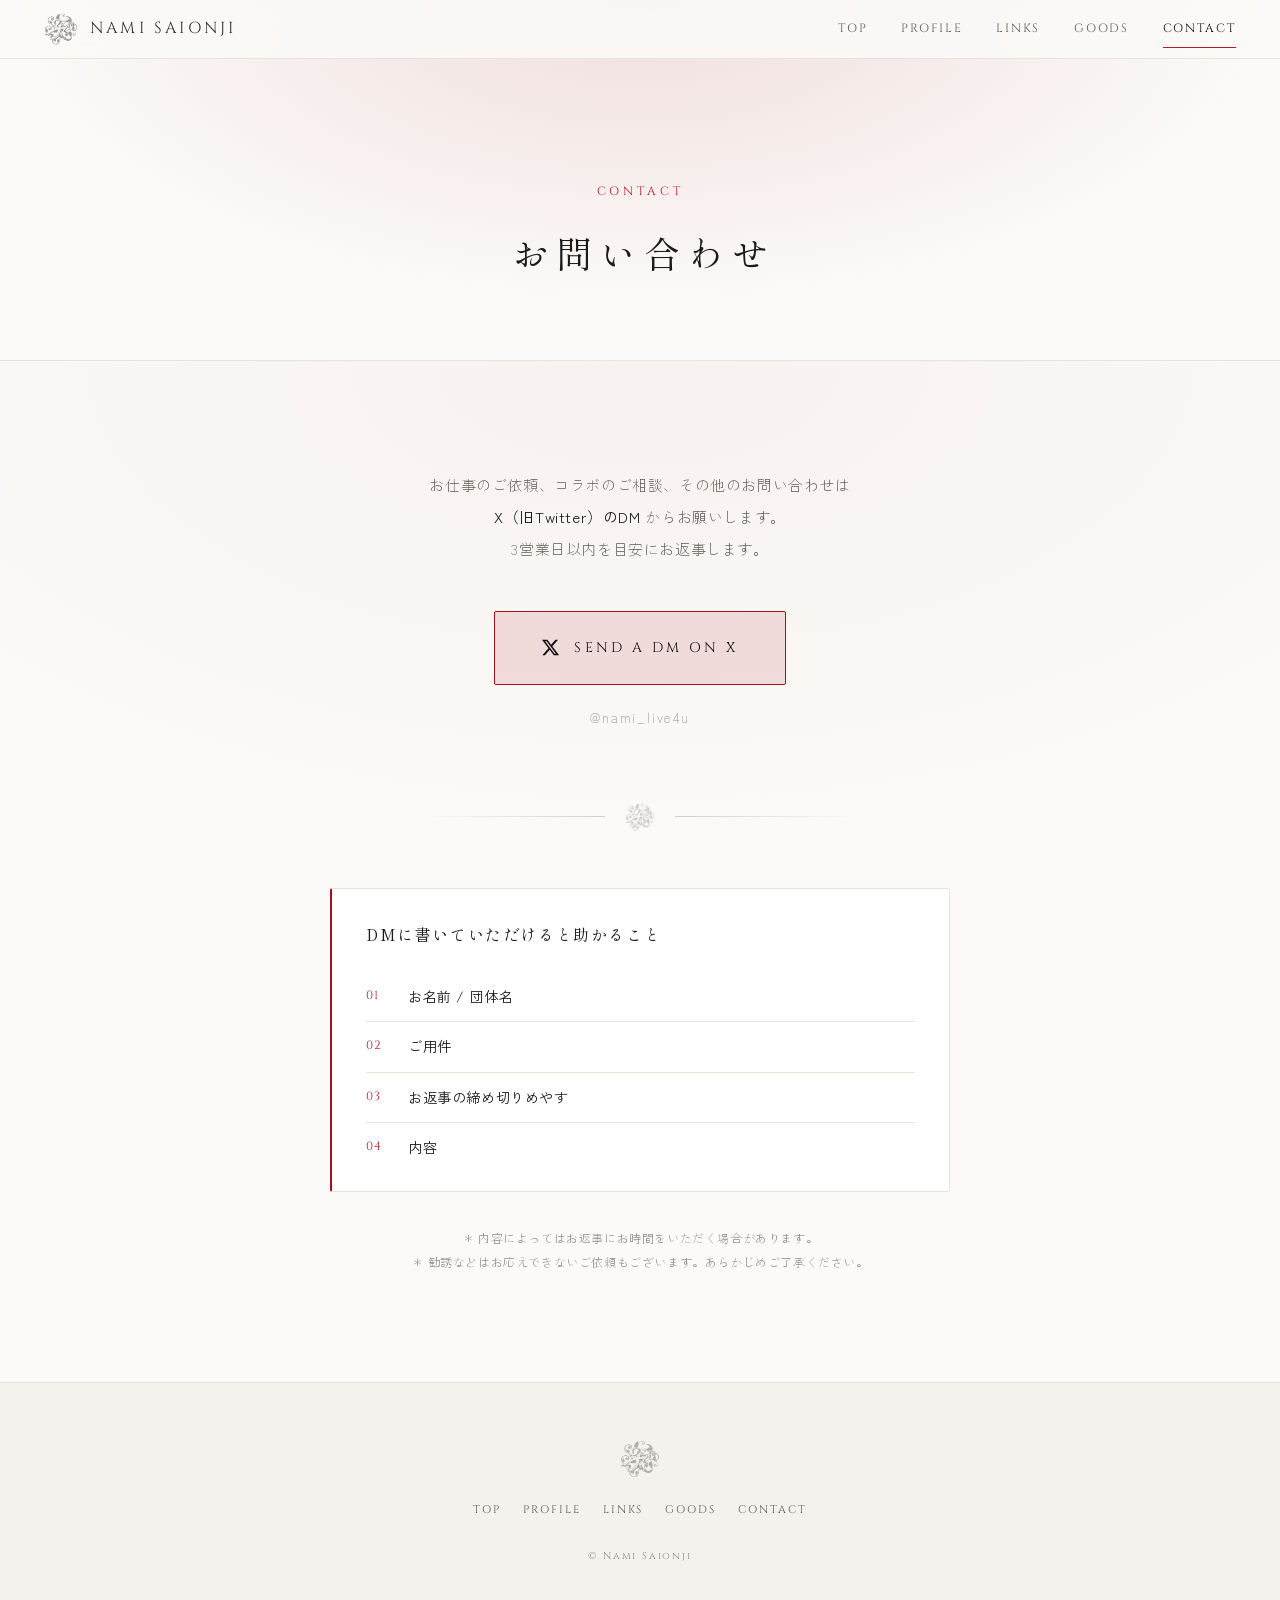
<file: contact.html>
<!DOCTYPE html>
<html lang="ja">
<head>
<meta charset="UTF-8">
<meta name="viewport" content="width=device-width,initial-scale=1">
<title>CONTACT｜西園寺ナミ</title>
<meta name="description" content="西園寺ナミへのお問い合わせ・お仕事のご依頼はXのDMから。">
<meta property="og:title" content="CONTACT｜西園寺ナミ">
<meta property="og:image" content="https://sweettimeeveryday.github.io/Nami-official-site/assets/img/ogp_1200x630.png">
<meta property="og:url" content="https://sweettimeeveryday.github.io/Nami-official-site/contact.html">
<meta property="og:site_name" content="西園寺ナミ｜OFFICIAL SITE">
<meta name="twitter:card" content="summary_large_image">
<link rel="canonical" href="https://sweettimeeveryday.github.io/Nami-official-site/contact.html">
<link rel="icon" href="assets/img/favicon.ico">
<link rel="apple-touch-icon" href="assets/img/favicon_180.png">
<link rel="preconnect" href="https://fonts.googleapis.com">
<link rel="preconnect" href="https://fonts.gstatic.com" crossorigin>
<link href="https://fonts.googleapis.com/css2?family=Cinzel:wght@400;500&family=Shippori+Mincho:wght@400;500&family=Zen+Kaku+Gothic+New:wght@300;400&display=swap" rel="stylesheet">
<link rel="stylesheet" href="assets/css/style.css">
<style>
  .dm{max-width:620px;margin:0 auto;text-align:center}
  .dm__btn{
    display:inline-flex;align-items:center;justify-content:center;gap:14px;
    padding:22px 46px;border:1px solid var(--crimson);border-radius:var(--r);
    background:rgba(163,18,28,.12);color:var(--silver-hi);
    font-family:var(--serif-en);font-size:14px;letter-spacing:.22em;text-transform:uppercase;
    transition:background .4s var(--ease),border-color .4s var(--ease),transform .4s var(--ease);
  }
  .dm__btn:hover{background:var(--crimson);border-color:var(--crimson);transform:translateY(-2px)}
  .dm__btn svg{width:19px;height:19px;fill:currentColor;flex:0 0 auto}
  .dm__id{margin:20px 0 0;font-family:var(--sans-jp);font-size:13px;
    letter-spacing:.14em;color:var(--text-3)}

  .ask{max-width:620px;margin:0 auto;background:var(--surface);
    border:1px solid var(--line);border-left:2px solid var(--crimson);
    border-radius:var(--r);padding:30px 34px}
  .ask__t{margin:0 0 6px;font-family:var(--serif-jp);font-size:16px;letter-spacing:.1em;color:var(--text)}
  .ask__s{margin:0 0 22px;font-size:12px;color:var(--text-3);letter-spacing:.06em}
  .ask ol{margin:0;padding:0;counter-reset:a;list-style:none}
  .ask li{counter-increment:a;position:relative;padding:11px 0 11px 42px;
    border-bottom:1px solid var(--line);font-size:14px;color:var(--text-2)}
  .ask li:last-child{border-bottom:0;padding-bottom:0}
  .ask li::before{
    content:counter(a,decimal-leading-zero);position:absolute;left:0;top:12px;
    font-family:var(--serif-en);font-size:12px;letter-spacing:.1em;color:var(--crimson-hi)}
  .ask li b{color:var(--text);font-weight:400}
</style>
</head>
<body>

<header class="hd is-stuck">
  <a class="hd__logo" href="index.html">
    <img src="assets/img/logo_mark_transparent_256.png" alt="西園寺ナミ">
    <span>Nami Saionji</span>
  </a>
  <nav class="nav">
    <a href="index.html">Top</a><a href="profile.html">Profile</a><a href="links.html">Links</a>
    <a href="goods.html">Goods</a><a href="contact.html">Contact</a>
  </nav>
  <button class="burger" type="button" aria-label="メニュー" aria-expanded="false"><i></i><i></i><i></i></button>
</header>

<main>
  <div class="phead">
    <p class="phead__en">Contact</p>
    <h1 class="phead__jp">お問い合わせ</h1>
  </div>

  <section class="sec">
    <div class="wrap">
      <div class="rv">
        <p class="lead" style="max-width:620px;margin:0 auto 46px;text-align:center">
          お仕事のご依頼、コラボのご相談、その他のお問い合わせは<br>
          <strong>X（旧Twitter）のDM</strong> からお願いします。<br>
          3営業日以内を目安にお返事します。
        </p>
      </div>

      <div class="dm rv" data-d="1">
        <!-- プロフィールに飛ばして、そこのDMボタンを押してもらう形。
             自分の数値IDが分かれば https://x.com/messages/compose?recipient_id=数値ID で
             DM画面を直接開けます（詳細は 01_設計/原稿.md のメモ参照）。 -->
        <a class="dm__btn" href="https://x.com/nami_live4u" target="_blank" rel="noopener">
          <svg viewBox="0 0 24 24" aria-hidden="true"><path d="M18.244 2.25h3.308l-7.227 8.26 8.502 11.24H16.17l-5.214-6.817L4.99 21.75H1.68l7.73-8.835L1.254 2.25H8.08l4.713 6.231zm-1.161 17.52h1.833L7.084 4.126H5.117z"/></svg>
          Send a DM on X
        </a>
        <p class="dm__id">@nami_live4u</p>
      </div>

      <div class="orn rv" data-d="2" style="margin:64px 0 48px">
        <img src="assets/img/logo_mark_transparent_256.png" alt="">
      </div>

      <div class="ask rv" data-d="3">
        <p class="ask__t">DMに書いていただけると助かること</p>
        <p class="ask__s"></p>
        <ol>
          <li><b>お名前 / 団体名</b></li>
          <li><b>ご用件</b></li>
          <li><b>お返事の締め切りめやす</b></li>
          <li><b>内容</b></li>
        </ol>
      </div>

      <div class="rv" data-d="3" style="max-width:620px;margin:34px auto 0">
        <p style="font-size:12px;color:var(--text-3);line-height:2;text-align:center;margin:0">
          ＊ 内容によってはお返事にお時間をいただく場合があります。<br>
          ＊ 勧誘などはお応えできないご依頼もございます。あらかじめご了承ください。
        </p>
      </div>
    </div>
  </section>
</main>

<footer class="ft">
  <div class="wrap">
    <img class="ft__mark" src="assets/img/logo_mark_transparent_256.png" alt="">
    <nav class="ft__nav">
      <a href="index.html">Top</a><a href="profile.html">Profile</a><a href="links.html">Links</a>
      <a href="goods.html">Goods</a><a href="contact.html">Contact</a>
    </nav>
    <p class="ft__cr">&copy; Nami Saionji</p>
  </div>
</footer>

<script src="assets/js/main.js"></script>
</body>
</html>
</file>
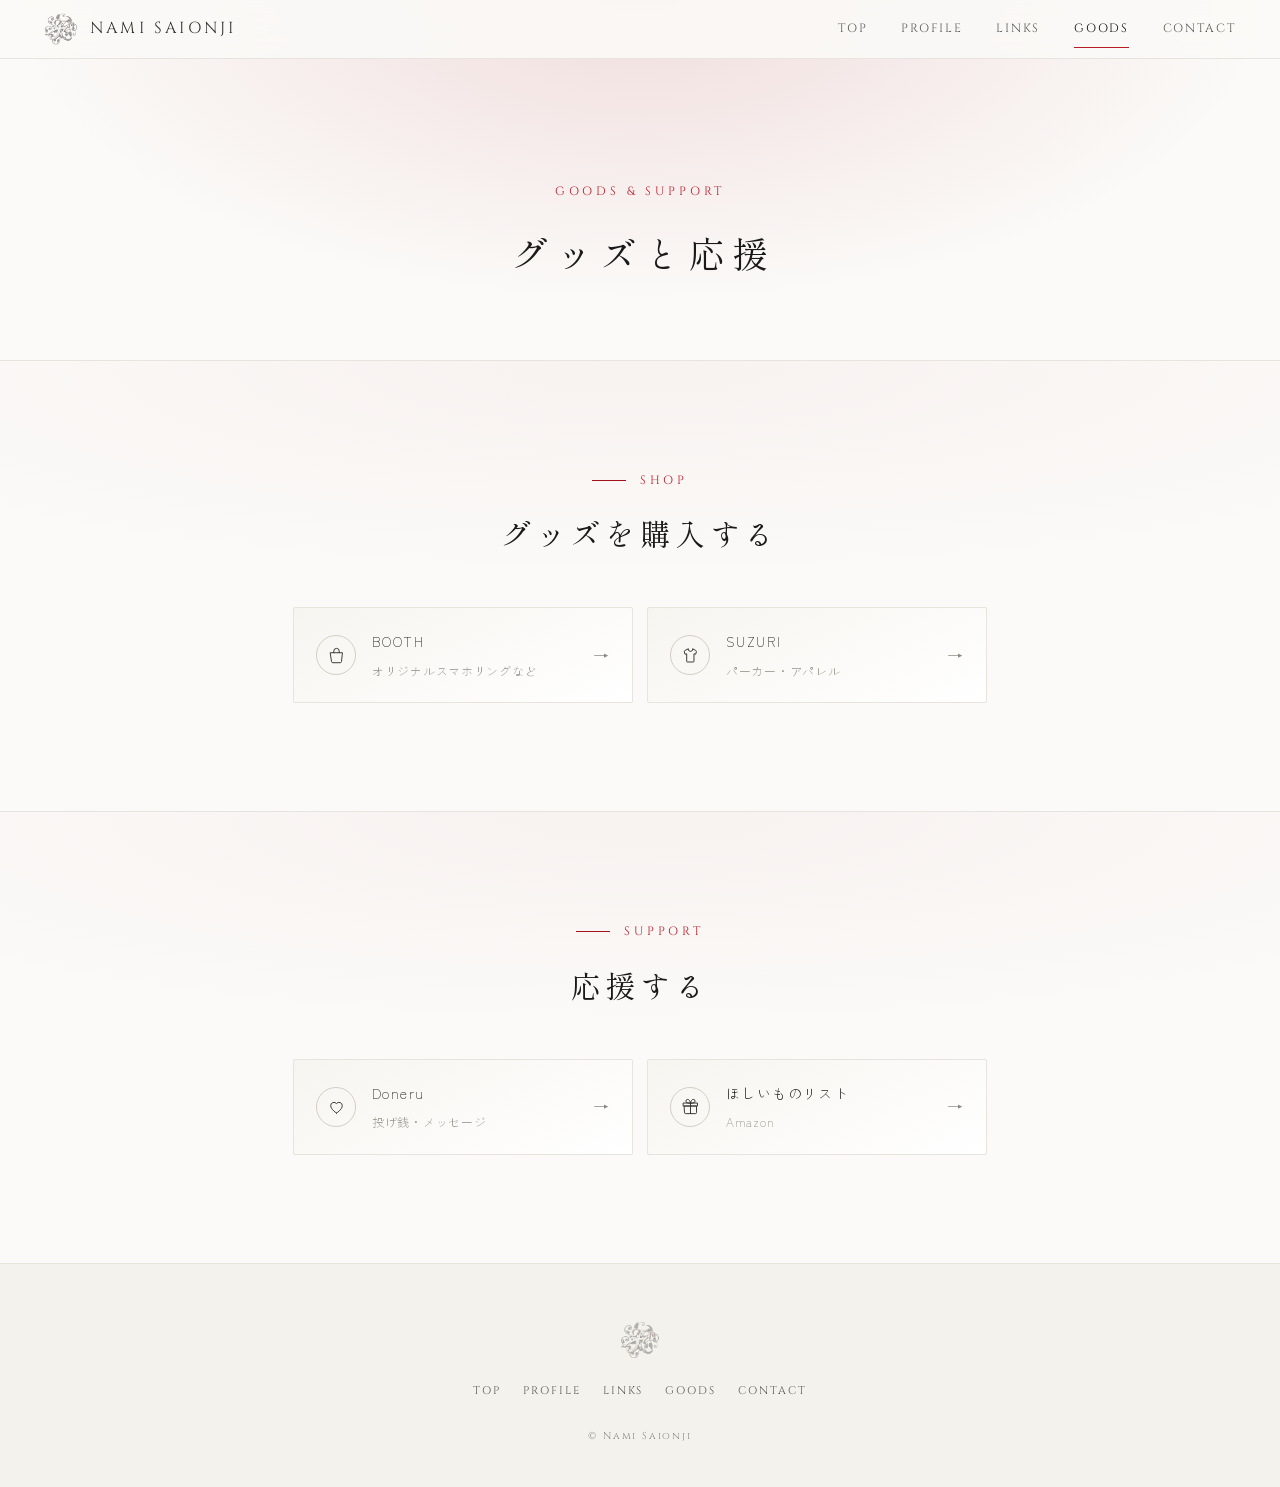
<file: goods.html>
<!DOCTYPE html>
<html lang="ja">
<head>
<meta charset="UTF-8">
<meta name="viewport" content="width=device-width,initial-scale=1">
<title>GOODS｜西園寺ナミ</title>
<meta name="description" content="西園寺ナミのグッズと応援の方法。">
<meta property="og:title" content="GOODS｜西園寺ナミ">
<meta property="og:image" content="https://sweettimeeveryday.github.io/Nami-official-site/assets/img/ogp_1200x630.png">
<meta property="og:url" content="https://sweettimeeveryday.github.io/Nami-official-site/goods.html">
<meta property="og:site_name" content="西園寺ナミ｜OFFICIAL SITE">
<meta name="twitter:card" content="summary_large_image">
<link rel="canonical" href="https://sweettimeeveryday.github.io/Nami-official-site/goods.html">
<link rel="icon" href="assets/img/favicon.ico">
<link rel="apple-touch-icon" href="assets/img/favicon_180.png">
<link rel="preconnect" href="https://fonts.googleapis.com">
<link rel="preconnect" href="https://fonts.gstatic.com" crossorigin>
<link href="https://fonts.googleapis.com/css2?family=Cinzel:wght@400;500&family=Shippori+Mincho:wght@400;500&family=Zen+Kaku+Gothic+New:wght@300;400&display=swap" rel="stylesheet">
<link rel="stylesheet" href="assets/css/style.css">
</head>
<body>

<header class="hd is-stuck">
  <a class="hd__logo" href="index.html">
    <img src="assets/img/logo_mark_transparent_256.png" alt="西園寺ナミ">
    <span>Nami Saionji</span>
  </a>
  <nav class="nav">
    <a href="index.html">Top</a><a href="profile.html">Profile</a><a href="links.html">Links</a>
    <a href="goods.html">Goods</a><a href="contact.html">Contact</a>
  </nav>
  <button class="burger" type="button" aria-label="メニュー" aria-expanded="false"><i></i><i></i><i></i></button>
</header>

<main>
  <div class="phead">
    <p class="phead__en">Goods &amp; Support</p>
    <h1 class="phead__jp">グッズと応援</h1>
  </div>

  <section class="sec">
    <div class="wrap">
      <div class="shead shead--c rv"><p class="shead__en">Shop</p><h2 class="shead__jp">グッズを購入する</h2></div>
      <div class="cards rv" data-d="1">
        <a class="card" href="https://namilive4u.booth.pm/" target="_blank" rel="noopener">
          <span class="card__ic"><svg viewBox="0 0 24 24" aria-hidden="true"><path d="M4.5 8.5h15l-1.2 11.2a1.6 1.6 0 0 1-1.6 1.4H7.3a1.6 1.6 0 0 1-1.6-1.4z"/><path d="M8.6 8.5V6.4a3.4 3.4 0 0 1 6.8 0v2.1"/></svg></span>
          <span class="card__b"><p class="card__t">BOOTH</p><p class="card__d">オリジナルスマホリングなど</p></span><span class="card__ar">→</span></a>
        <a class="card" href="https://suzuri.jp/search?q=%E8%A5%BF%E5%9C%92%E5%AF%BA%E3%83%8A%E3%83%9F" target="_blank" rel="noopener">
          <span class="card__ic"><svg viewBox="0 0 24 24" aria-hidden="true"><path d="M9 3.8 5 5.6a1.4 1.4 0 0 0-.8 1.6l.8 3.2 2.2-.5v9.5a.8.8 0 0 0 .8.8h7.6a.8.8 0 0 0 .8-.8v-9.5l2.2.5.8-3.2a1.4 1.4 0 0 0-.8-1.6L15 3.8"/><path d="M9 3.8a3 3 0 0 0 6 0"/></svg></span>
          <span class="card__b"><p class="card__t">SUZURI</p><p class="card__d">パーカー・アパレル</p></span><span class="card__ar">→</span></a>
      </div>
      <!-- ▼追記候補: グッズの写真を並べるならここ。STUDIO なら CMS モデル「GOODS」を作って
           画像・商品名・価格・購入リンク の4項目で回すのが楽です（無料プランは CMS 3モデルまで） -->
    </div>
  </section>

  <section class="sec sec--line">
    <div class="wrap">
      <div class="shead shead--c rv"><p class="shead__en">Support</p><h2 class="shead__jp">応援する</h2></div>
      <div class="rv" data-d="1">
        <p class="lead" style="margin-bottom:28px">
         <!--ここに説明文をいれることもできる-->
        </p>
      </div>
      <div class="cards rv" data-d="2">
        <a class="card" href="https://doneru.jp/nami1211" target="_blank" rel="noopener">
          <span class="card__ic"><svg viewBox="0 0 24 24" aria-hidden="true"><path d="M12 20.3s-7.3-4.4-7.3-9.4a4.1 4.1 0 0 1 7.3-2.6 4.1 4.1 0 0 1 7.3 2.6c0 5-7.3 9.4-7.3 9.4z"/></svg></span>
          <span class="card__b"><p class="card__t">Doneru</p><p class="card__d">投げ銭・メッセージ</p></span><span class="card__ar">→</span></a>
        <a class="card" href="https://www.amazon.jp/hz/wishlist/ls/12YGNVKZS6EKD" target="_blank" rel="noopener">
          <span class="card__ic"><svg viewBox="0 0 24 24" aria-hidden="true"><path d="M4.4 11.4h15.2v8.2a1.4 1.4 0 0 1-1.4 1.4H5.8a1.4 1.4 0 0 1-1.4-1.4z"/><path d="M3.2 7.6h17.6v3.8H3.2z"/><path d="M12 7.6v13.4"/><path d="M12 7.6C11.2 4.6 10 3 8.5 3a2.3 2.3 0 0 0 0 4.6z"/><path d="M12 7.6C12.8 4.6 14 3 15.5 3a2.3 2.3 0 0 1 0 4.6z"/></svg></span>
          <span class="card__b"><p class="card__t">ほしいものリスト</p><p class="card__d">Amazon</p></span><span class="card__ar">→</span></a>
      </div>
    </div>
  </section>
</main>

<footer class="ft">
  <div class="wrap">
    <img class="ft__mark" src="assets/img/logo_mark_transparent_256.png" alt="">
    <nav class="ft__nav">
      <a href="index.html">Top</a><a href="profile.html">Profile</a><a href="links.html">Links</a>
      <a href="goods.html">Goods</a><a href="contact.html">Contact</a>
    </nav>
    <p class="ft__cr">&copy; Nami Saionji</p>
  </div>
</footer>

<script src="assets/js/main.js"></script>
</body>
</html>
</file>
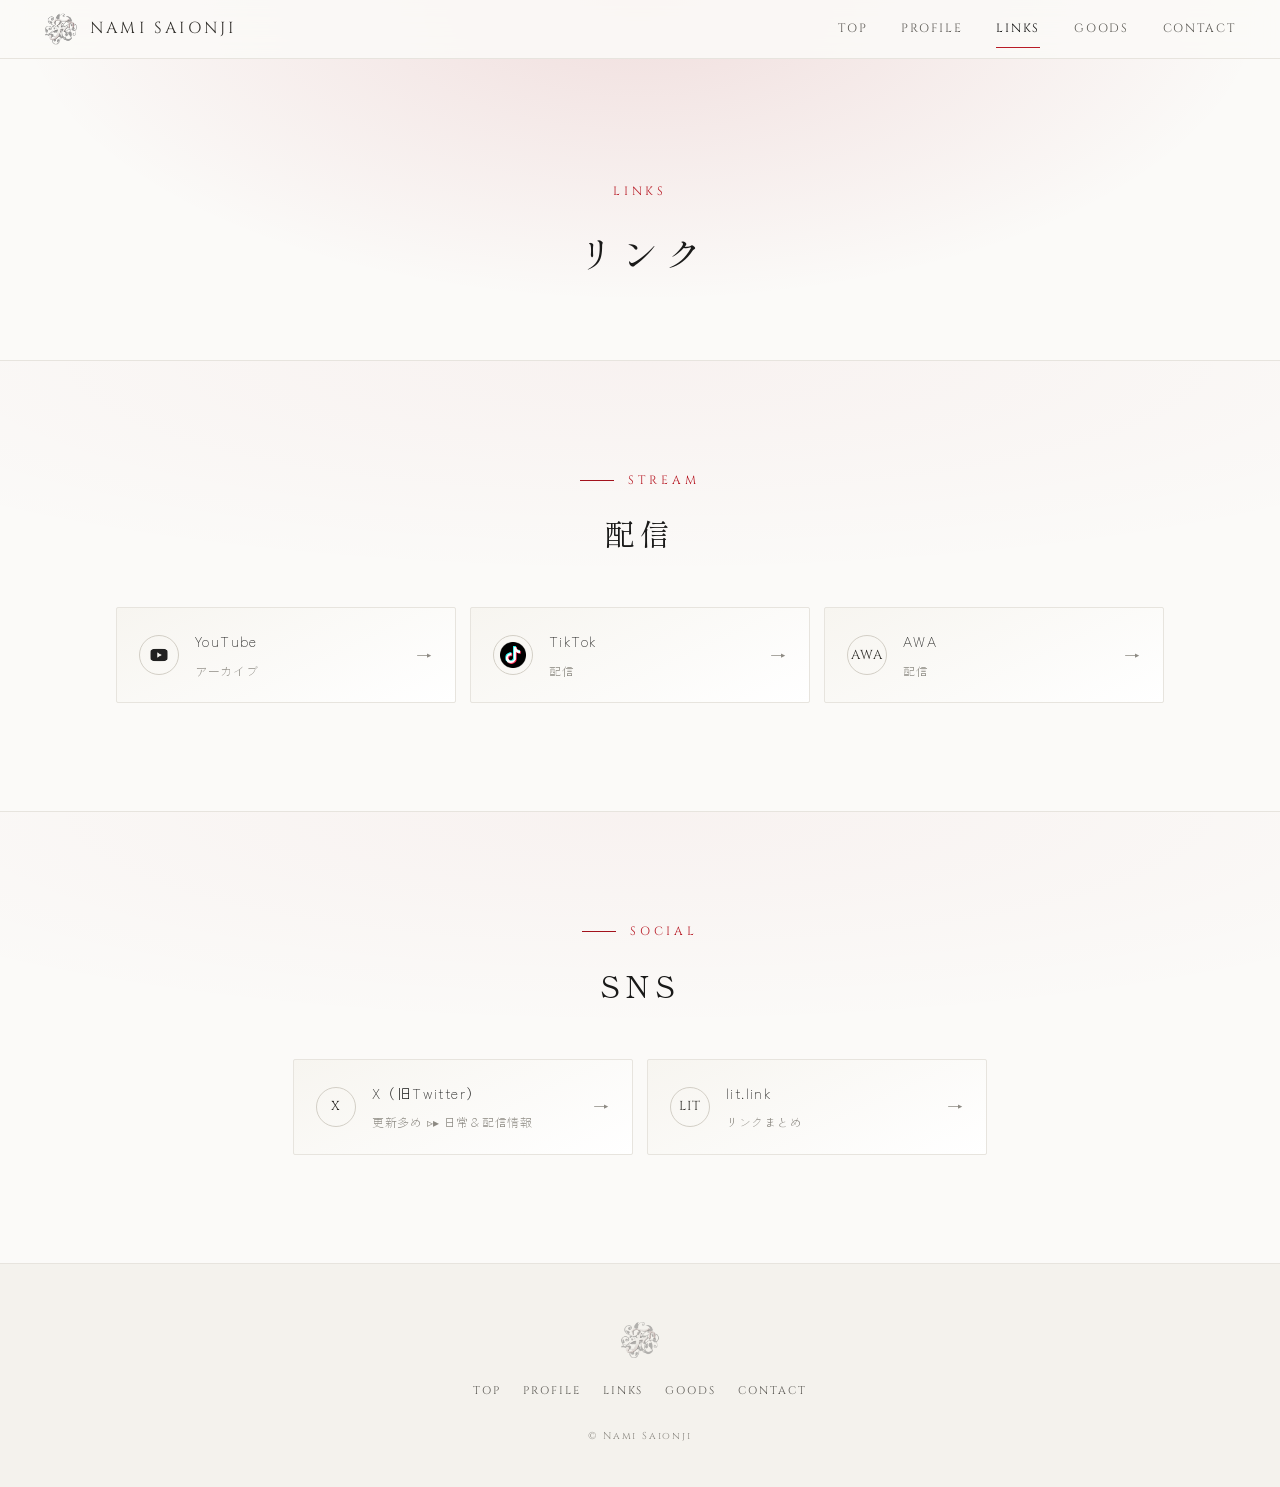
<file: links.html>
<!DOCTYPE html>
<html lang="ja">
<head>
<meta charset="UTF-8">
<meta name="viewport" content="width=device-width,initial-scale=1">
<title>LINKS｜西園寺ナミ</title>
<meta name="description" content="西園寺ナミの配信・音楽・SNSリンク一覧。">
<meta property="og:title" content="LINKS｜西園寺ナミ">
<meta property="og:image" content="https://sweettimeeveryday.github.io/Nami-official-site/assets/img/ogp_1200x630.png">
<meta property="og:url" content="https://sweettimeeveryday.github.io/Nami-official-site/links.html">
<meta property="og:site_name" content="西園寺ナミ｜OFFICIAL SITE">
<meta name="twitter:card" content="summary_large_image">
<link rel="canonical" href="https://sweettimeeveryday.github.io/Nami-official-site/links.html">
<link rel="icon" href="assets/img/favicon.ico">
<link rel="apple-touch-icon" href="assets/img/favicon_180.png">
<link rel="preconnect" href="https://fonts.googleapis.com">
<link rel="preconnect" href="https://fonts.gstatic.com" crossorigin>
<link href="https://fonts.googleapis.com/css2?family=Cinzel:wght@400;500&family=Shippori+Mincho:wght@400;500&family=Zen+Kaku+Gothic+New:wght@300;400&display=swap" rel="stylesheet">
<link rel="stylesheet" href="assets/css/style.css">
</head>
<body>

<header class="hd is-stuck">
  <a class="hd__logo" href="index.html">
    <img src="assets/img/logo_mark_transparent_256.png" alt="西園寺ナミ">
    <span>Nami Saionji</span>
  </a>
  <nav class="nav">
    <a href="index.html">Top</a><a href="profile.html">Profile</a><a href="links.html">Links</a>
    <a href="goods.html">Goods</a><a href="contact.html">Contact</a>
  </nav>
  <button class="burger" type="button" aria-label="メニュー" aria-expanded="false"><i></i><i></i><i></i></button>
</header>

<main>
  <div class="phead">
    <p class="phead__en">Links</p>
    <h1 class="phead__jp">リンク</h1>
  </div>

  <!-- ---- 配信 ---- -->
  <section class="sec">
    <div class="wrap">
      <div class="shead shead--c rv"><p class="shead__en">Stream</p><h2 class="shead__jp">配信</h2></div>
      <div class="cards rv" data-d="1">
        <a class="card" href="https://youtube.com/channel/UC7piqxuu3PJtacDZArdDvTw" target="_blank" rel="noopener">
          <span class="card__ic"><img src="assets/img/brand/youtube.png" alt="" data-fallback="YT"></span>
          <span class="card__b"><p class="card__t">YouTube</p><p class="card__d">アーカイブ</p></span><span class="card__ar">→</span></a>
        <a class="card" href="https://www.tiktok.com/@namisaionji" target="_blank" rel="noopener">
          <span class="card__ic"><img src="assets/img/brand/tiktok.png" alt="" data-fallback="TT"></span>
          <span class="card__b"><p class="card__t">TikTok</p><p class="card__d">配信</p></span><span class="card__ar">→</span></a>
        <a class="card" href="https://mf.awa.fm/3Bvzlmu" target="_blank" rel="noopener">
          <span class="card__ic">AWA</span>
          <span class="card__b"><p class="card__t">AWA</p><p class="card__d">配信</p></span><span class="card__ar">→</span></a>
      </div>
    </div>
  </section>

  <!-- ---- SNS ---- -->
  <section class="sec sec--line">
    <div class="wrap">
      <div class="shead shead--c rv"><p class="shead__en">Social</p><h2 class="shead__jp">SNS</h2></div>
      <div class="cards rv" data-d="1">
        <a class="card" href="https://x.com/nami_live4u" target="_blank" rel="noopener">
          <span class="card__ic">X</span>
          <span class="card__b"><p class="card__t">X（旧Twitter）</p><p class="card__d">更新多め ▹▸ 日常＆配信情報</p></span><span class="card__ar">→</span></a>
        <a class="card" href="https://lit.link/namifn" target="_blank" rel="noopener">
          <span class="card__ic">LIT</span>
          <span class="card__b"><p class="card__t">lit.link</p><p class="card__d">リンクまとめ</p></span><span class="card__ar">→</span></a>
      </div>
    </div>
  </section>

</main>

<footer class="ft">
  <div class="wrap">
    <img class="ft__mark" src="assets/img/logo_mark_transparent_256.png" alt="">
    <nav class="ft__nav">
      <a href="index.html">Top</a><a href="profile.html">Profile</a><a href="links.html">Links</a>
      <a href="goods.html">Goods</a><a href="contact.html">Contact</a>
    </nav>
    <p class="ft__cr">&copy; Nami Saionji</p>
  </div>
</footer>

<script src="assets/js/main.js"></script>
</body>
</html>
</file>
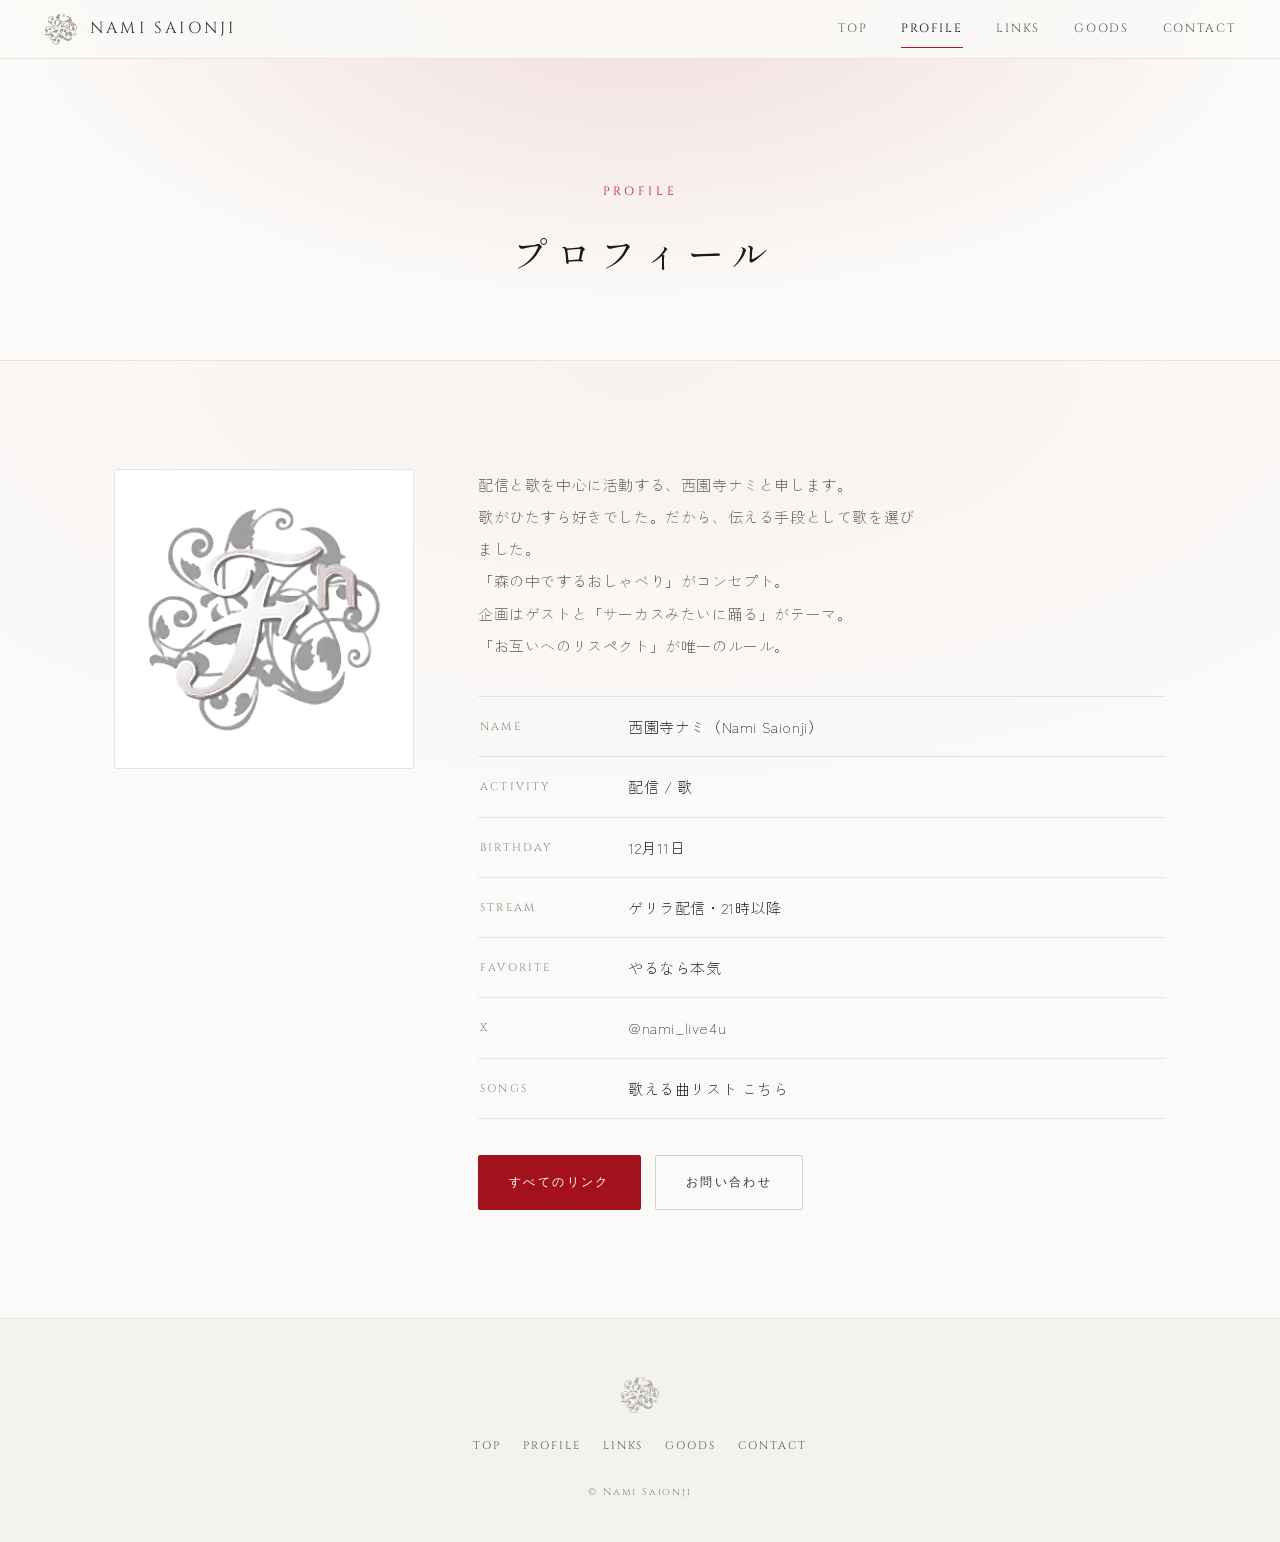
<file: profile.html>
<!DOCTYPE html>
<html lang="ja">
<head>
<meta charset="UTF-8">
<meta name="viewport" content="width=device-width,initial-scale=1">
<title>PROFILE｜西園寺ナミ</title>
<meta name="description" content="西園寺ナミのプロフィール。">
<meta property="og:title" content="PROFILE｜西園寺ナミ">
<meta property="og:image" content="https://sweettimeeveryday.github.io/Nami-official-site/assets/img/ogp_1200x630.png">
<meta property="og:url" content="https://sweettimeeveryday.github.io/Nami-official-site/profile.html">
<meta property="og:site_name" content="西園寺ナミ｜OFFICIAL SITE">
<meta name="twitter:card" content="summary_large_image">
<link rel="canonical" href="https://sweettimeeveryday.github.io/Nami-official-site/profile.html">
<link rel="icon" href="assets/img/favicon.ico">
<link rel="apple-touch-icon" href="assets/img/favicon_180.png">
<link rel="preconnect" href="https://fonts.googleapis.com">
<link rel="preconnect" href="https://fonts.gstatic.com" crossorigin>
<link href="https://fonts.googleapis.com/css2?family=Cinzel:wght@400;500&family=Shippori+Mincho:wght@400;500&family=Zen+Kaku+Gothic+New:wght@300;400&display=swap" rel="stylesheet">
<link rel="stylesheet" href="assets/css/style.css">
</head>
<body>

<header class="hd is-stuck">
  <a class="hd__logo" href="index.html">
    <img src="assets/img/logo_mark_transparent_256.png" alt="西園寺ナミ">
    <span>Nami Saionji</span>
  </a>
  <nav class="nav">
    <a href="index.html">Top</a><a href="profile.html">Profile</a><a href="links.html">Links</a>
    <a href="goods.html">Goods</a><a href="contact.html">Contact</a>
  </nav>
  <button class="burger" type="button" aria-label="メニュー" aria-expanded="false"><i></i><i></i><i></i></button>
</header>

<main>
  <div class="phead">
    <p class="phead__en">Profile</p>
    <h1 class="phead__jp">プロフィール</h1>
  </div>

  <section class="sec">
    <div class="wrap">
      <div class="prof">
        <div class="prof__fig rv">
          <!-- ▼要差し替え: 立ち絵・アイコン画像に置き換え。無い間はロゴマークを置いています -->
          <img src="assets/img/logo_mark_transparent_512.png" alt="西園寺ナミ">
        </div>

        <div>
          <div class="rv" data-d="1">
            <p class="lead" style="margin-top:0">
              配信と歌を中心に活動する、西園寺ナミと申します。<br>
              歌がひたすら好きでした。だから、伝える手段として歌を選びました。<br>
              「森の中でするおしゃべり」がコンセプト。<br>
              企画はゲストと「サーカスみたいに踊る」がテーマ。<br>
              「お互いへのリスペクト」が唯一のルール。
            </p>
          </div>

          <dl class="dl rv" data-d="2" style="margin-top:34px">
            <div><dt>Name</dt><dd>西園寺ナミ（Nami Saionji）</dd></div>
            <div><dt>Activity</dt><dd>配信 / 歌</dd></div>
            <div><dt>Birthday</dt><dd>12月11日</dd></div>
            <div><dt>Stream</dt><dd>ゲリラ配信・21時以降</dd></div>
            <div><dt>Favorite</dt><dd>やるなら本気</dd></div>
            <div><dt>X</dt><dd><a href="https://x.com/nami_live4u" target="_blank" rel="noopener" style="color:var(--silver)">@nami_live4u</a></dd></div>
            <div><dt>Songs</dt><dd>歌える曲リスト <a href="https://setlink.jp/public/aa7425c9-88da-4997-b92b-01d8a0a1f8ad" target="_blank" rel="noopener" style="color:var(--silver)">こちら</a></dd></div>
          </dl>

          <div class="btns rv" data-d="3" style="margin-top:36px">
            <a class="btn btn--fill" href="links.html">すべてのリンク</a>
            <a class="btn" href="contact.html">お問い合わせ</a>
          </div>
        </div>
      </div>
    </div>
  </section>
</main>

<footer class="ft">
  <div class="wrap">
    <img class="ft__mark" src="assets/img/logo_mark_transparent_256.png" alt="">
    <nav class="ft__nav">
      <a href="index.html">Top</a><a href="profile.html">Profile</a><a href="links.html">Links</a>
      <a href="goods.html">Goods</a><a href="contact.html">Contact</a>
    </nav>
    <p class="ft__cr">&copy; Nami Saionji</p>
  </div>
</footer>

<script src="assets/js/main.js"></script>
</body>
</html>
</file>
<file: assets/css/style.css>
/* =========================================================
   西園寺ナミ OFFICIAL SITE
   デザイントークン — STUDIO 側の設定値もこの数値をそのまま使う
   ========================================================= */
:root{
  --bg:#050506;
  --bg-2:#0a0a0d;
  --surface:#0e0e12;
  --surface-2:#14141a;
  --line:#1e1f26;
  --line-2:#2a2b33;

  --text:#e7eaef;
  --text-2:#9aa2ad;
  --text-3:#6b7280;

  --silver:#c9ced6;
  --silver-hi:#f0f3f7;
  --crimson:#a3121c;
  --crimson-hi:#d8232f;

  --maxw:1100px;
  --pad:24px;
  --r:2px;

  --serif-jp:"Shippori Mincho","Hiragino Mincho ProN","Yu Mincho",serif;
  --serif-en:"Cinzel","EB Garamond","Cormorant Garamond","Times New Roman",serif;
  --sans-jp:"Zen Kaku Gothic New","Hiragino Sans","Yu Gothic",sans-serif;

  --ease:cubic-bezier(.16,1,.3,1);
}

*,*::before,*::after{box-sizing:border-box}
html{scroll-behavior:smooth;-webkit-text-size-adjust:100%}
body{
  margin:0;background:var(--bg);color:var(--text);
  font-family:var(--sans-jp);font-size:15px;line-height:1.95;
  letter-spacing:.04em;font-weight:300;
  -webkit-font-smoothing:antialiased;overflow-x:hidden;
}
img,video{max-width:100%;display:block}
a{color:inherit;text-decoration:none;transition:color .3s var(--ease)}
ul{list-style:none;margin:0;padding:0}

.wrap{width:100%;max-width:var(--maxw);margin:0 auto;padding:0 var(--pad)}
.only-sp{display:none}

/* ---------- header ---------- */
.hd{
  position:fixed;inset:0 0 auto 0;z-index:100;
  display:flex;align-items:center;justify-content:space-between;
  padding:18px clamp(20px,4vw,44px);
  transition:background .45s var(--ease),border-color .45s var(--ease),padding .45s var(--ease);
  border-bottom:1px solid transparent;
}
.hd.is-stuck{
  background:rgba(5,5,6,.86);backdrop-filter:blur(14px);
  border-bottom-color:var(--line);padding-top:12px;padding-bottom:12px;
}
.hd__logo{display:flex;align-items:center;gap:12px}
.hd__logo img{width:34px;height:34px}
.hd__logo span{
  font-family:var(--serif-en);font-size:16px;letter-spacing:.20em;
  color:var(--silver);text-transform:uppercase;
}
.nav{display:flex;align-items:center;gap:clamp(18px,2.6vw,34px)}
.nav a{
  position:relative;font-size:12px;letter-spacing:.16em;color:var(--text-2);
  text-transform:uppercase;font-family:var(--serif-en);
}
.nav a::after{
  content:"";position:absolute;left:0;right:100%;bottom:-7px;height:1px;
  background:var(--crimson-hi);transition:right .45s var(--ease);
}
.nav a:hover,.nav a[aria-current="page"]{color:var(--silver-hi)}
.nav a:hover::after,.nav a[aria-current="page"]::after{right:0}

.burger{display:none;width:42px;height:42px;border:1px solid var(--line-2);
  background:transparent;cursor:pointer;position:relative;border-radius:var(--r)}
.burger i{position:absolute;left:11px;width:20px;height:1px;background:var(--silver);
  transition:transform .4s var(--ease),opacity .3s}
.burger i:nth-child(1){top:15px}
.burger i:nth-child(2){top:21px}
.burger i:nth-child(3){top:27px}
.is-open .burger i:nth-child(1){transform:translateY(6px) rotate(45deg)}
.is-open .burger i:nth-child(2){opacity:0}
.is-open .burger i:nth-child(3){transform:translateY(-6px) rotate(-45deg)}

/* ---------- hero ---------- */
.hero{position:relative;height:100svh;min-height:560px;overflow:hidden;background:#000}
.hero__media{position:absolute;inset:0}
.hero__media video,.hero__media img{
  width:100%;height:100%;object-fit:cover;object-position:center;
}
/* 動画の上に重ねる、再生後の静止画。読み込みだけ先に済ませておき、
   終わってから 6 秒かけて浮かび上がらせる。位置と切り抜き方は
   上の .hero__media video,.hero__media img の指定をそのまま使う。
   カーブに var(--ease) を使わないのは意図的。あれは動き用の強い
   ease-out で、0.6秒で8割まで上がってしまい「切り替わった」と見える。
   溶け込ませたいので、前後が対称なゆるいカーブにしてある。 */
.hero__still{position:absolute;inset:0;opacity:0;pointer-events:none;
  transition:opacity 6s cubic-bezier(.45,0,.55,1)}
.hero__still.is-in{opacity:1}
.hero__veil{
  position:absolute;inset:0;pointer-events:none;
  background:
    radial-gradient(58% 58% at 50% 44%,transparent 0%,rgba(5,5,6,.34) 72%,rgba(5,5,6,.82) 100%),
    linear-gradient(to bottom,transparent 58%,rgba(5,5,6,.94) 100%);
}
.hero__foot{
  position:absolute;left:0;right:0;bottom:clamp(44px,9vh,96px);
  text-align:center;padding:0 var(--pad);
}
.hero__name{
  margin:0;font-family:var(--serif-jp);font-weight:400;
  font-size:clamp(30px,5.4vw,54px);letter-spacing:.30em;text-indent:.30em;
  color:var(--silver-hi);
}
.hero__en{
  margin:14px 0 0;font-family:var(--serif-en);
  font-size:clamp(11px,1.5vw,14px);letter-spacing:.38em;text-indent:.38em;
  color:var(--text-2);text-transform:uppercase;
}
.hero__scroll{
  position:absolute;left:50%;bottom:18px;transform:translateX(-50%);
  font-family:var(--serif-en);font-size:10px;letter-spacing:.26em;color:var(--text-3);
}
.hero__scroll::after{
  content:"";display:block;width:1px;height:38px;margin:10px auto 0;
  background:linear-gradient(var(--text-3),transparent);
  animation:drop 2.4s var(--ease) infinite;
}
@keyframes drop{0%{transform:scaleY(0);transform-origin:top}
  55%{transform:scaleY(1);transform-origin:top}
  56%{transform:scaleY(1);transform-origin:bottom}
  100%{transform:scaleY(0);transform-origin:bottom}}

/* ---------- page head (下層ページ) ---------- */
.phead{padding:clamp(140px,20vh,200px) 0 clamp(48px,8vh,80px);text-align:center;
  border-bottom:1px solid var(--line);background:
  radial-gradient(70% 120% at 50% 0%,rgba(163,18,28,.10),transparent 70%)}
.phead__en{font-family:var(--serif-en);font-size:12px;letter-spacing:.32em;
  color:var(--crimson-hi);text-transform:uppercase;margin:0}
.phead__jp{font-family:var(--serif-jp);font-weight:400;margin:14px 0 0;
  font-size:clamp(24px,4vw,36px);letter-spacing:.22em;text-indent:.22em}

/* ---------- section ---------- */
.sec{padding:clamp(72px,12vh,128px) 0;position:relative}
.sec--line{border-top:1px solid var(--line)}
.shead{margin-bottom:clamp(34px,5vh,56px)}
.shead__en{
  display:flex;align-items:center;gap:14px;margin:0;
  font-family:var(--serif-en);font-size:12px;letter-spacing:.32em;
  color:var(--crimson-hi);text-transform:uppercase;
}
.shead__en::before{content:"";width:34px;height:1px;background:var(--crimson)}
.shead__jp{font-family:var(--serif-jp);font-weight:400;margin:12px 0 0;
  font-size:clamp(21px,3.2vw,30px);letter-spacing:.16em}
.shead--c{text-align:center}
.shead--c .shead__en{justify-content:center}
/* 長い見出し用。他のセクションは4〜6文字なので同じ級数だと間延びして見える。
   少し詰めて、2行になったときの行間も締める。 */
.shead__jp--long{font-size:clamp(19px,2.7vw,26px);letter-spacing:.12em;line-height:1.7}
/* 見出しの下に置く一言。帯のカードが押せることを伝えるためだけの行なので、
   見出しより一段小さく、地の文より静かにしておく。 */
.shead__note{margin:14px 0 0;font-size:13px;line-height:1.9;letter-spacing:.08em;color:var(--text-2)}

.lead{max-width:56ch;color:var(--text-2);font-size:15px;line-height:2.15}
.lead strong{color:var(--text);font-weight:400}

/* ---------- ornament divider ---------- */
.orn{display:flex;align-items:center;gap:20px;justify-content:center;padding:8px 0}
.orn::before,.orn::after{content:"";height:1px;flex:0 1 180px;
  background:linear-gradient(90deg,transparent,var(--line-2))}
.orn::after{background:linear-gradient(90deg,var(--line-2),transparent)}
.orn img{width:30px;opacity:.5}

/* ---------- link cards ---------- */
/* カードは最大340pxまで。行ごと中央に寄せるので、最後の行が1枚でも
   中央に来る（grid のままだと1枚だけ左端に残ってしまう）。 */
.cards{display:flex;flex-wrap:wrap;gap:14px;justify-content:center}
.card{
  flex:1 1 268px;max-width:340px;min-width:0;
  display:flex;align-items:center;gap:16px;padding:20px 22px;
  background:var(--surface);border:1px solid var(--line);border-radius:var(--r);
  transition:border-color .4s var(--ease),background .4s var(--ease),transform .4s var(--ease);
  position:relative;overflow:hidden;
}
.card::before{
  content:"";position:absolute;left:0;top:0;bottom:0;width:2px;
  background:var(--crimson);transform:scaleY(0);transform-origin:top;
  transition:transform .45s var(--ease);
}
.card:hover{border-color:var(--line-2);background:var(--surface-2);transform:translateY(-2px)}
.card:hover::before{transform:scaleY(1)}
.card__ic{
  flex:0 0 40px;height:40px;display:grid;place-items:center;
  border:1px solid var(--line-2);border-radius:50%;
  font-family:var(--serif-en);font-size:13px;letter-spacing:.06em;color:var(--silver);
}
/* 丸の中身がアイコンのとき（グッズと応援）。まわりの文字と同じ細さに見えるよう
   線を1.2pxにしてある。色は .card__ic の color をそのまま継ぐ */
.card__ic svg{width:19px;height:19px;fill:none;stroke:currentColor;
  stroke-width:1.2;stroke-linecap:round;stroke-linejoin:round}
/* 丸の中身が公式ロゴの画像のとき（YouTube / TikTok / AWA）。
   ロゴは色も形も変えられないので、こちらで合わせるのは大きさと余白だけ。
   公式アイコンは背景の色面までが1セット（YouTubeは角丸、TikTokは丸）なので、
   線のアイコンより大きめに出さないと中の絵が潰れる。26pxがちょうどいい。 */
.card__ic img{width:26px;height:26px;object-fit:contain;display:block}
.card__b{min-width:0}
.card__t{margin:0;font-size:14px;letter-spacing:.1em;color:var(--text)}
.card__d{margin:3px 0 0;font-size:12px;color:var(--text-3);letter-spacing:.06em;
  white-space:nowrap;overflow:hidden;text-overflow:ellipsis}
.card__ar{margin-left:auto;color:var(--text-3);font-size:16px;transition:transform .4s var(--ease),color .4s}
.card:hover .card__ar{transform:translateX(4px);color:var(--crimson-hi)}

/* ---------- profile ---------- */
.prof{display:grid;grid-template-columns:minmax(0,300px) minmax(0,1fr);gap:clamp(28px,5vw,64px);align-items:start}
.prof__fig{border:1px solid var(--line);background:var(--surface);padding:26px;border-radius:var(--r)}
.prof__fig img{width:100%}
.dl{margin:0;border-top:1px solid var(--line)}
.dl div{display:grid;grid-template-columns:132px 1fr;gap:16px;
  padding:15px 2px;border-bottom:1px solid var(--line)}
.dl dt{margin:0;font-family:var(--serif-en);font-size:11px;letter-spacing:.20em;
  color:var(--text-3);text-transform:uppercase;padding-top:4px}
.dl dd{margin:0;color:var(--text)}

/* ---------- x timeline ---------- */
.xbox{border:1px solid var(--line);background:var(--surface);padding:12px;border-radius:var(--r);
  max-width:620px;margin:0 auto;min-height:200px}

/* ---------- buttons ---------- */
.btns{display:flex;flex-wrap:wrap;gap:14px}
.btn{
  display:inline-flex;align-items:center;gap:12px;
  padding:15px 30px;border:1px solid var(--line-2);border-radius:var(--r);
  font-family:var(--serif-en);font-size:12px;letter-spacing:.20em;text-transform:uppercase;
  color:var(--silver);background:transparent;cursor:pointer;
  transition:border-color .4s var(--ease),color .4s var(--ease),background .4s var(--ease);
}
.btn:hover{border-color:var(--crimson);color:var(--silver-hi);background:rgba(163,18,28,.10)}
.btn--fill{background:var(--crimson);border-color:var(--crimson);color:#fff}
.btn--fill:hover{background:var(--crimson-hi);border-color:var(--crimson-hi)}

/* ---------- footer ---------- */
.ft{border-top:1px solid var(--line);padding:56px 0 40px;text-align:center;background:var(--bg-2)}
.ft__mark{width:40px;margin:0 auto 20px;opacity:.75}
.ft__nav{display:flex;flex-wrap:wrap;gap:22px;justify-content:center;margin-bottom:26px}
.ft__nav a{font-family:var(--serif-en);font-size:11px;letter-spacing:.18em;
  color:var(--text-2);text-transform:uppercase}
.ft__nav a:hover{color:var(--silver-hi)}
.ft__cr{font-family:var(--serif-en);font-size:10px;letter-spacing:.18em;color:var(--text-3);margin:0}

/* ---------- scroll reveal ---------- */
.rv{opacity:0;transform:translateY(22px);
  transition:opacity 1s var(--ease),transform 1s var(--ease)}
.rv.is-in{opacity:1;transform:none}
.rv[data-d="1"]{transition-delay:.09s}
.rv[data-d="2"]{transition-delay:.18s}
.rv[data-d="3"]{transition-delay:.27s}

/* ---------- responsive ---------- */
@media (max-width:860px){
  .prof{grid-template-columns:1fr}
  .prof__fig{max-width:320px;margin:0 auto}
}
/* 縦長画面ではロゴが切れないよう contain に切り替える */
@media (max-aspect-ratio:1/1){
  .hero__media video,.hero__media img{object-fit:contain;object-position:center 40%}
  .hero__veil{background:
    radial-gradient(64% 46% at 50% 40%,transparent 0%,rgba(5,5,6,.30) 74%,rgba(5,5,6,.80) 100%),
    linear-gradient(to bottom,transparent 62%,rgba(5,5,6,.96) 100%)}
  .hero__foot{bottom:clamp(96px,15vh,150px)}
}
@media (max-width:720px){
  body{font-size:14px}
  .only-sp{display:block}
  .burger{display:block}
  .nav{
    position:fixed;inset:0;flex-direction:column;justify-content:center;gap:30px;
    background:rgba(5,5,6,.97);backdrop-filter:blur(18px);
    opacity:0;visibility:hidden;transition:opacity .45s var(--ease),visibility .45s;
  }
  .is-open .nav{opacity:1;visibility:visible}
  .nav a{font-size:15px;letter-spacing:.3em}
  .hd{z-index:120}
  .burger{z-index:130}
  .dl div{grid-template-columns:1fr;gap:2px}
  .dl dt{padding-top:0}
  .hero__scroll{font-size:9px;bottom:14px}
  .hero__scroll::after{height:28px}
  .hero__name{letter-spacing:.24em;text-indent:.24em}
}
@media (prefers-reduced-motion:reduce){
  *{animation:none!important;transition-duration:.01ms!important}
  .rv{opacity:1;transform:none}
  html{scroll-behavior:auto}
}

/* =========================================================
   image stream — 奥から手前へ流れる画像のコリドー
   ---------------------------------------------------------
   ・長さの単位はすべて cqw（.stream の幅に対する%）。
     幅が変われば奥行きも一緒に変わるので、どのサイズでも
     同じ見え方になります。
   ・カードは「1枚ごとに一定の倍率で大きくなる」ように
     キーフレームを打ってあります。z を等間隔に並べると
     手前でカード同士が離れて帯が切れるためです。
   ・レールは最初に一気に開いてから止まります（fan=3.3）。
     これで中央付近は平らな帯、その後に折れて斜めに走ります。
   ・新しいカードは軸の「反対側」から生まれます（railBirth が
     マイナス）。中央に穴が空くのを防ぐためで、意図的です。
   数値は image-stream-hero コンポーネントの既定値そのままです。
   ========================================================= */
.stream{
  position:relative;
  width:100%;
  aspect-ratio:2/1;
  min-height:260px;
  overflow:hidden;
  container-type:inline-size;
  background:var(--band-stream,#030204);
}
/* 背景動画。3D空間の外に置くのが要点で、.stream に perspective を持たせると
   奥（z が負）のカードが動画より後ろに回り込んで消えてしまう。
   遠近法は下の .stream__scene が受け持つ。 */
.stream__bg{
  position:absolute;inset:0;width:100%;height:100%;
  object-fit:cover;
  filter:brightness(.78) saturate(1);
}
/* カードが埋もれないよう、動画の上に一枚かける */
.stream__tint{
  position:absolute;inset:0;pointer-events:none;
  background:rgb(var(--band-stream-rgb,3 2 4) / .18);
}
/* 遠近法はここ。JS がカーソルに合わせて --stream-ox / --stream-oy を動かす */
.stream__scene{
  position:absolute;inset:0;
  perspective:30cqw;
  perspective-origin:var(--stream-ox,50%) var(--stream-oy,55%);
}
/* 元データの置き場。表示はせず、JS がここを読んでレールを組み立てる */
.stream__src{display:none}
/* レール自体は帯全面を覆うので、クリックは通してカードだけで受ける */
.stream__rail{position:absolute;inset:0;transform-style:preserve-3d;pointer-events:none}
.stream__card{
  position:absolute;
  /* button の既定スタイルを消す */
  appearance:none;border:0;padding:0;color:inherit;font:inherit;cursor:pointer;pointer-events:auto;
  left:50%;top:55%;
  width:18cqw;height:25cqw;
  margin-left:-9cqw;margin-top:-12.5cqw;
  border-radius:.4cqw;
  overflow:hidden;
  /* 透過PNGを入れても板として見えるように、下地を敷いて縁を1本引く */
  background:linear-gradient(155deg,var(--surface-2),var(--surface));
  box-shadow:0 0 0 1px rgba(42,43,51,.6);
  backface-visibility:hidden;
  /* !important は「アニメーションを減らす」設定の全体リセット
     （末尾の *{animation:none!important}）に消されないため。
     止めるのではなく一時停止させたいので下でポーズします。 */
  animation-duration:18s!important;
  animation-timing-function:linear!important;
  animation-iteration-count:infinite!important;
}
.stream__card img{width:100%;height:100%;object-fit:cover;transition:filter .4s var(--ease)}
.stream__rail--r > .stream__card{animation-name:stream-r!important}
.stream__rail--l > .stream__card{animation-name:stream-l!important}

/* 指している1枚だけ止めて明るくする。狙って押せるようにするため。
   マウスのある機器だけ。タッチだと、押したあとに hover が残って
   カードが1枚止まったままになる。 */
@media (hover:hover){
  .stream .stream__card:hover{animation-play-state:paused}
  .stream__card:hover img{filter:brightness(1.5)}
}
.stream .stream__card:focus-visible{animation-play-state:paused}
.stream__card:focus-visible img{filter:brightness(1.5)}
.stream__card:focus-visible{outline:1px solid var(--crimson-hi);outline-offset:2px}

/* 触れた瞬間に光る。スマホは hover が無いので、押したことがここで伝わる */
.stream__card.is-tap img{filter:brightness(2) saturate(1.06)}

/* 「押せます」の印。左右のレールに1枚ずつ、ゆっくり明滅させる。
   JS が .is-hint を付け、カードを一度でも開いたら外して二度と出さない。
   ふちが光る（::after）のと、指で触れたときのような輪が広がる（::before）の
   二段構え。カードは overflow:hidden なので、光は外ではなく内側に回している。 */
.stream__card.is-hint::after{
  content:"";position:absolute;inset:0;border-radius:inherit;pointer-events:none;
  box-shadow:inset 0 0 0 .2cqw rgba(255,255,255,.95),
             inset 0 0 3.2cqw rgba(255,255,255,.42);
  opacity:0;
  animation:tapHint 3.4s var(--ease) infinite!important;
}
.stream__card.is-hint::before{
  content:"";position:absolute;left:50%;top:50%;
  width:2.6cqw;height:2.6cqw;margin:-1.3cqw 0 0 -1.3cqw;
  border-radius:50%;border:.14cqw solid rgba(255,255,255,.95);
  opacity:0;pointer-events:none;z-index:1;
  animation:tapRipple 3.4s var(--ease) infinite!important;
}
@keyframes tapHint{0%,100%{opacity:0} 42%,58%{opacity:1}}
@keyframes tapRipple{
  0%,18%{opacity:0;transform:scale(.45)}
  40%{opacity:.95;transform:scale(1)}
  74%,100%{opacity:0;transform:scale(2.4)}
}
/* 動きを減らす設定では明滅させず、ふちだけ光らせたまま置く
   （末尾の *{animation:none!important} で止まると消えてしまうため） */
@media (prefers-reduced-motion:reduce){
  .stream__card.is-hint::after{opacity:.85}
  .stream__card.is-hint::before{display:none}
}

/* 負のディレイで最初のフレームからコリドーが埋まった状態にする。
   値は JS が --sd に入れる。カスタムプロパティなので、末尾の
   *{animation:none!important} に消されず、枚数も自由に増やせる。 */
.stream__card{animation-delay:var(--sd,0s)!important}

/* 上下左右を帯の色に溶かして、切れ目とカードの出入りを隠す */
.stream__veil{
  position:absolute;inset:0;pointer-events:none;
  background:
    linear-gradient(90deg,var(--band-stream,#030204) 0%,rgb(var(--band-stream-rgb,3 2 4) / 0) 16%,rgb(var(--band-stream-rgb,3 2 4) / 0) 84%,var(--band-stream,#030204) 100%),
    linear-gradient(to bottom,var(--band-stream,#030204) 0%,rgb(var(--band-stream-rgb,3 2 4) / 0) 13%,rgb(var(--band-stream-rgb,3 2 4) / 0) 87%,var(--band-stream,#030204) 100%);
}

@keyframes stream-r{
  0.00%{transform:translate3d(-11.00cqw,0,-258.46cqw) rotateY(-6.00deg)}
  4.17%{transform:translate3d(-3.79cqw,0,-225.92cqw) rotateY(-6.92deg)}
  8.33%{transform:translate3d(2.73cqw,0,-197.04cqw) rotateY(-7.83deg)}
  12.50%{transform:translate3d(8.60cqw,0,-171.43cqw) rotateY(-8.75deg)}
  16.67%{transform:translate3d(13.87cqw,0,-148.70cqw) rotateY(-9.67deg)}
  20.83%{transform:translate3d(18.56cqw,0,-128.54cqw) rotateY(-10.58deg)}
  25.00%{transform:translate3d(22.72cqw,0,-110.65cqw) rotateY(-11.50deg)}
  29.17%{transform:translate3d(26.37cqw,0,-94.78cqw) rotateY(-12.42deg)}
  33.33%{transform:translate3d(29.57cqw,0,-80.70cqw) rotateY(-13.33deg)}
  37.50%{transform:translate3d(32.34cqw,0,-68.21cqw) rotateY(-14.25deg)}
  41.67%{transform:translate3d(34.71cqw,0,-57.13cqw) rotateY(-15.17deg)}
  45.83%{transform:translate3d(36.73cqw,0,-47.30cqw) rotateY(-16.08deg)}
  50.00%{transform:translate3d(38.42cqw,0,-38.58cqw) rotateY(-17.00deg)}
  54.17%{transform:translate3d(39.81cqw,0,-30.84cqw) rotateY(-17.92deg)}
  58.33%{transform:translate3d(40.94cqw,0,-23.98cqw) rotateY(-18.83deg)}
  62.50%{transform:translate3d(41.84cqw,0,-17.89cqw) rotateY(-19.75deg)}
  66.67%{transform:translate3d(42.53cqw,0,-12.48cqw) rotateY(-20.67deg)}
  70.83%{transform:translate3d(43.06cqw,0,-7.69cqw) rotateY(-21.58deg)}
  75.00%{transform:translate3d(43.43cqw,0,-3.44cqw) rotateY(-22.50deg)}
  79.17%{transform:translate3d(43.69cqw,0,0.33cqw) rotateY(-23.42deg)}
  83.33%{transform:translate3d(43.85cqw,0,3.68cqw) rotateY(-24.33deg)}
  87.50%{transform:translate3d(43.94cqw,0,6.65cqw) rotateY(-25.25deg)}
  91.67%{transform:translate3d(43.98cqw,0,9.28cqw) rotateY(-26.17deg)}
  95.83%{transform:translate3d(44.00cqw,0,11.62cqw) rotateY(-27.08deg)}
  100.00%{transform:translate3d(44.00cqw,0,13.70cqw) rotateY(-28.00deg)}
}
@keyframes stream-l{
  0.00%{transform:translate3d(11.00cqw,0,-258.46cqw) rotateY(6.00deg)}
  4.17%{transform:translate3d(3.79cqw,0,-225.92cqw) rotateY(6.92deg)}
  8.33%{transform:translate3d(-2.73cqw,0,-197.04cqw) rotateY(7.83deg)}
  12.50%{transform:translate3d(-8.60cqw,0,-171.43cqw) rotateY(8.75deg)}
  16.67%{transform:translate3d(-13.87cqw,0,-148.70cqw) rotateY(9.67deg)}
  20.83%{transform:translate3d(-18.56cqw,0,-128.54cqw) rotateY(10.58deg)}
  25.00%{transform:translate3d(-22.72cqw,0,-110.65cqw) rotateY(11.50deg)}
  29.17%{transform:translate3d(-26.37cqw,0,-94.78cqw) rotateY(12.42deg)}
  33.33%{transform:translate3d(-29.57cqw,0,-80.70cqw) rotateY(13.33deg)}
  37.50%{transform:translate3d(-32.34cqw,0,-68.21cqw) rotateY(14.25deg)}
  41.67%{transform:translate3d(-34.71cqw,0,-57.13cqw) rotateY(15.17deg)}
  45.83%{transform:translate3d(-36.73cqw,0,-47.30cqw) rotateY(16.08deg)}
  50.00%{transform:translate3d(-38.42cqw,0,-38.58cqw) rotateY(17.00deg)}
  54.17%{transform:translate3d(-39.81cqw,0,-30.84cqw) rotateY(17.92deg)}
  58.33%{transform:translate3d(-40.94cqw,0,-23.98cqw) rotateY(18.83deg)}
  62.50%{transform:translate3d(-41.84cqw,0,-17.89cqw) rotateY(19.75deg)}
  66.67%{transform:translate3d(-42.53cqw,0,-12.48cqw) rotateY(20.67deg)}
  70.83%{transform:translate3d(-43.06cqw,0,-7.69cqw) rotateY(21.58deg)}
  75.00%{transform:translate3d(-43.43cqw,0,-3.44cqw) rotateY(22.50deg)}
  79.17%{transform:translate3d(-43.69cqw,0,0.33cqw) rotateY(23.42deg)}
  83.33%{transform:translate3d(-43.85cqw,0,3.68cqw) rotateY(24.33deg)}
  87.50%{transform:translate3d(-43.94cqw,0,6.65cqw) rotateY(25.25deg)}
  91.67%{transform:translate3d(-43.98cqw,0,9.28cqw) rotateY(26.17deg)}
  95.83%{transform:translate3d(-44.00cqw,0,11.62cqw) rotateY(27.08deg)}
  100.00%{transform:translate3d(-44.00cqw,0,13.70cqw) rotateY(28.00deg)}
}

/* 動きを減らす設定では止めずに一時停止する。
   animation:none にするとカード全体が中央に潰れてしまうため。 */
@media (prefers-reduced-motion:reduce){
  .stream__card{animation-play-state:paused!important}
}

/* ---------- image stream: 中央に開くカード ---------- */
.lb{position:fixed;inset:0;z-index:200;display:grid;place-items:center;padding:var(--pad)}
.lb[hidden]{display:none}
.lb__bd{
  position:absolute;inset:0;background:rgba(5,5,6,.86);backdrop-filter:blur(10px);
  opacity:0;transition:opacity .4s var(--ease);
}
.lb.is-in .lb__bd{opacity:1}
.lb__panel{
  position:relative;width:min(520px,100%);
  background:var(--surface);border:1px solid var(--line);border-radius:var(--r);
  overflow:hidden;
  opacity:0;transform:translateY(14px) scale(.98);
  transition:opacity .5s var(--ease),transform .5s var(--ease);
  /* 感想の入力欄が入るぶん背が高くなるので、画面からはみ出さないように
     写真の高さは固定したまま、下の本文側だけをスクロールさせる。
     × は .lb__panel を基準に置いているので、スクロールしても残る。 */
  display:flex;flex-direction:column;max-height:100%;
}
.lb.is-in .lb__panel{opacity:1;transform:none}
/* パネルの写真枠。16:9 だと縦長の絵から見えるのが高さの3割ほどしかなく、
   顔が切れる。4:3 にすると4割強が見えて、全身の絵もバストアップの絵も
   顔が入る。縦に短い画面では戻して、ボタンが画面の外へ出ないようにする。 */
.lb__fig{
  position:relative;aspect-ratio:4/3;background:#000;
  border-bottom:1px solid var(--line);
  /* 縦に伸び縮みさせない。写真の高さは比率だけで決める */
  flex:0 0 auto;overflow:hidden;
}
@media (max-height:700px){ .lb__fig{aspect-ratio:16/9} }
/* 鑑賞導線は入力欄のぶん背が高いので、縦に余裕のない画面では
   写真を少し浅くしてボタンを画面の中に収める */
@media (max-height:880px){ .lb--cta .lb__fig{aspect-ratio:3/2} }
@media (max-height:800px){ .lb--cta .lb__fig{aspect-ratio:16/9} }
/* 絶対配置にしておかないと、画像そのものの高さが枠を押し広げて
   aspect-ratio が効かなくなる（縦長の絵で顕著） */
.lb__fig img{position:absolute;inset:0;width:100%;height:100%;object-fit:cover}
.lb__body{padding:24px 28px 26px;overflow-y:auto;overscroll-behavior:contain;min-height:0}
.lb__en{
  display:flex;align-items:center;gap:12px;margin:0;
  font-family:var(--serif-en);font-size:11px;letter-spacing:.30em;
  color:var(--crimson-hi);text-transform:uppercase;
}
.lb__en::before{content:"";width:26px;height:1px;background:var(--crimson)}
.lb__t{font-family:var(--serif-jp);font-weight:400;margin:12px 0 0;
  font-size:clamp(19px,3vw,25px);letter-spacing:.14em}
.lb__d{margin:12px 0 0;color:var(--text-2);font-size:14px;line-height:2.05}
.lb .btns{margin-top:22px}
.lb__x{
  position:absolute;top:12px;right:12px;z-index:2;
  width:38px;height:38px;display:grid;place-items:center;
  background:rgba(5,5,6,.6);border:1px solid var(--line-2);border-radius:var(--r);
  color:var(--silver);font-size:18px;line-height:1;cursor:pointer;
  transition:border-color .35s var(--ease),color .35s var(--ease);
}
.lb__x:hover{border-color:var(--crimson);color:var(--silver-hi)}
@media (max-width:720px){
  .lb__body{padding:22px 20px 26px}
}
/* CTA は日本語が入るので、英字前提の .btn から字送りだけ戻す */
.lb .btn{font-family:var(--sans-jp);text-transform:none;letter-spacing:.14em;font-size:13px}

/* =========================================================
   鑑賞導線 — リンクのない一枚を開いたときの画面
   ---------------------------------------------------------
   置くのは 問いかけ → 補助文 → 空の入力欄 → 届け先 → ボタン、これだけ。
   プレースホルダも例文も入れない。入力欄が空であることが仕様です。
   入力欄は「文字色を透明にした textarea」＋「色を出すミラー」の
   二枚重ね。上限を超えたぶんだけ赤くするためで、日本語を変換して
   いるあいだは main.js が .is-ime を付けて素の textarea に戻します。
   ========================================================= */
.cta__ask{
  font-family:var(--serif-jp);font-weight:400;margin:0;
  font-size:clamp(17px,2.7vw,21px);letter-spacing:.10em;line-height:1.85;
}
.cta__sub{margin:10px 0 0;color:var(--text-2);font-size:13px;line-height:1.9}

/* 枠と地色は外側の .ta が持つ。textarea を地色つきにすると
   下のミラーを覆い隠してしまうため。 */
.ta{
  position:relative;margin-top:16px;
  background:var(--surface-2);
  border:1px solid var(--line-2);border-radius:var(--r);
  transition:border-color .35s var(--ease);
}
.ta:focus-within{border-color:var(--crimson)}
.ta.is-over{border-color:var(--crimson-hi)}
.ta__mirror,.ta__in{
  font-family:var(--sans-jp);font-size:15px;line-height:1.95;
  letter-spacing:.04em;font-weight:300;
  padding:14px 15px;border:0;background:transparent;
  white-space:pre-wrap;overflow-wrap:break-word;word-break:break-word;
  width:100%;
}
/* 色を出すのはこちら。文字だけを textarea の上に重ねるので、
   カーソルと選択の色は下の textarea のものがそのまま見える。 */
.ta__mirror{
  position:absolute;inset:0;z-index:1;pointer-events:none;overflow:hidden;
  color:var(--text);
}
.ta__in{
  position:relative;display:block;margin:0;resize:none;overflow:hidden;
  min-height:6em;
  color:transparent;-webkit-text-fill-color:transparent;
  caret-color:var(--crimson-hi);
}
.ta__in:focus{outline:none}
.ta.is-ime .ta__in{color:var(--text);-webkit-text-fill-color:currentColor}
.ta.is-ime .ta__mirror{visibility:hidden}
.ta__mirror .over{color:var(--crimson-hi);background:rgb(var(--accent-rgb,163 18 28) / .12)}

.cta__meter{
  margin:6px 0 0;text-align:right;
  font-family:var(--serif-en);font-size:11px;letter-spacing:.16em;color:var(--text-3);
}
.ta.is-over ~ .cta__meter{color:var(--crimson-hi)}
.cta__warn{margin:10px 0 0;font-size:12px;line-height:1.85;color:var(--crimson-hi)}

.cta__to{
  display:flex;align-items:baseline;gap:14px;margin:16px 0 0;
  padding-top:14px;border-top:1px solid var(--line);
}
.cta__to-l{font-size:11px;letter-spacing:.22em;color:var(--text-3)}
.cta__at{font-family:var(--serif-en);font-size:15px;letter-spacing:.06em;color:var(--text)}
.cta__note{margin:6px 0 0;font-size:11.5px;line-height:1.9;color:var(--text-3)}

.cta__btns{margin-top:16px}
.cta__btns .btn{flex:1 1 auto;justify-content:center;padding-left:18px;padding-right:18px}
/* 本文が空のとき／上限を超えているときは押せない。書くところが
   まだ空なだけなので、注意書きは足さずに見た目だけ落とす。 */
.btn.is-off{opacity:.4;cursor:default;pointer-events:none}

/* =========================================================
   配色: 白磁（Porcelain） — 白磁の白と墨、朱をひとつ
   ---------------------------------------------------------
   もとの CSS には rgba(5,5,6,...) のような黒が直接書かれた箇所が
   あり、:root を差し替えるだけでは追従しないため、その7か所を
   ここで変数化して上書きしている。
     --band        … ヒーローの地色（ロゴ動画が黒素材なので暗いまま）
     --band-stream … Gallery の帯の地色（背景動画の端から実測。灰桜グレード）
   ========================================================= */
:root{
  --bg:#fbfaf8; --bg-2:#f4f2ed; --surface:#ffffff; --surface-2:#f7f5f0;
  --line:#e7e4de; --line-2:#d3cfc6;
  --text:#1a1a19; --text-2:#5c5a55; --text-3:#8d8a83;
  --silver:#35332f; --silver-hi:#0f0f0e;
  --crimson:#a3121c; --crimson-hi:#b81b26;

  --bg-rgb:251 250 248;
  --band:#111110; --band-rgb:17 17 16;
  --band-stream:#030204; --band-stream-rgb:3 2 4;
  --accent-rgb:163 18 28;
}
.hero{background:var(--band)}
.hero__veil{background:
  radial-gradient(58% 58% at 50% 44%,transparent 0%,rgb(var(--band-rgb) / .34) 72%,rgb(var(--band-rgb) / .82) 100%),
  linear-gradient(to bottom,transparent 58%,rgb(var(--band-rgb) / .94) 100%)}
.hd.is-stuck{background:rgb(var(--bg-rgb) / .88)}

.lb__bd{background:rgb(var(--band-rgb) / .88)}
.phead{background:radial-gradient(70% 120% at 50% 0%,rgb(var(--accent-rgb) / .12),transparent 70%)}
.sec{background:radial-gradient(120% 78% at 50% 0%,rgb(var(--accent-rgb) / .035),transparent 62%)}
.card{background:linear-gradient(155deg,var(--surface-2),var(--surface))}

/* ヒーローと Gallery の帯だけは暗いまま残す。素材が黒地なので、
   ここを白くすると絵が浮いてしまう。帯の上に乗る文字とヘッダーは
   明るいままにしておく。 */
.hd:not(.is-stuck) .hd__logo span{color:#e9e5db}
.hd:not(.is-stuck) .nav a{color:#b6b0a4}
.hd:not(.is-stuck) .nav a:hover,.hd:not(.is-stuck) .nav a[aria-current="page"]{color:#fff}

/* ---------- スマホのメニュー（不具合の修正をここにまとめている） ---------- */
@media (max-width:720px){
  .nav{background:rgb(var(--bg-rgb) / .97)}

  /* (1) メニューが header の中に潰れる問題。
     backdrop-filter が効いている要素は、その中の position:fixed の
     基準になってしまう。スクロールして .hd に is-stuck が付くと、
     全画面のはずの .nav が高さ66pxのヘッダーに閉じ込められ、
     項目が画面の外へはみ出していた。開いているあいだだけ外す。
     閉じているときはこれまでどおりヘッダーがぼける。 */
  body.is-open .hd.is-stuck{backdrop-filter:none;-webkit-backdrop-filter:none}

  /* (2) メニューの文字が読めない問題。
     ヒーローの上（is-stuck が付く前）用の淡い文字色が、全画面に
     広がった白い地の上にもそのまま乗っていた。現在ページの項目に
     いたっては白地に白。メニューの中では通常の文字色に戻す。 */
  .nav a,
  .hd:not(.is-stuck) .nav a{color:var(--text-2)}
  .nav a:hover,
  .nav a[aria-current="page"],
  .hd:not(.is-stuck) .nav a:hover,
  .hd:not(.is-stuck) .nav a[aria-current="page"]{color:var(--silver-hi)}

  /* (3) トップ最上部でハンバーガーが見えない問題。
     線と枠が墨色なので、暗いヒーローの上では地に沈んでいた。
     ここだけ明るくし、メニューを開いたら地が白になるので戻す。 */
  .hd:not(.is-stuck) .burger{border-color:rgba(233,229,219,.42)}
  .hd:not(.is-stuck) .burger i{background:#e9e5db}
  body.is-open .hd:not(.is-stuck) .burger{border-color:var(--line-2)}
  body.is-open .hd:not(.is-stuck) .burger i{background:var(--silver)}
}
.hero__name{color:#f8f5ef}
.hero__en{color:#b6afa2}
.hero__scroll{color:#8b8478}
.hero__scroll::after{background:linear-gradient(#8b8478,transparent)}
.stream__card{background:linear-gradient(155deg,#241f1b,#14120f);box-shadow:0 0 0 1px rgba(255,255,255,.18)}
.orn img,.ft__mark{filter:brightness(.45) contrast(1.15)}
/* ロゴマークは暗い背景用の淡いシルバー（地とのコントラストが 1.7:1 しかない）。
   白い地では飛んでしまうので、上のフッター・飾り罫と同じ処理を、ヘッダーと
   プロフィールにも当てる。トップ最上部＝暗いヒーローの上にいるあいだ
   （.hd に is-stuck が付いていない状態）だけは、明るいまま残す。
   プロフィールの絵をロゴから立ち絵に差し替えたときは、ファイル名が変わるので
   このフィルタは自動で外れる。 */
.hd.is-stuck .hd__logo img,
.prof__fig img[src*="logo_mark"]{filter:brightness(.45) contrast(1.15)}
.lb__panel{box-shadow:0 30px 80px rgba(0,0,0,.28)}

/* =========================================================
   scroll area — 長文を高さ固定の枠に収める
   ---------------------------------------------------------
   shadcn の ScrollArea 相当を素の CSS で。上下のぼかしと細い
   スクロールバーで「まだ続きがある」ことを示す。
   枠自体は tabindex="0" なのでキーボードでもスクロールできる。
   ========================================================= */
.sarea{max-width:620px;margin:0 auto}
.sarea__frame{position:relative}
.sarea__vp{
  height:clamp(320px,52vh,460px);
  overflow-y:auto;overscroll-behavior:contain;
  padding:8px 22px 8px 2px;
  /* Firefox */
  scrollbar-width:thin;scrollbar-color:#bdb7ac transparent;
}
/* WebKit 系 */
.sarea__vp::-webkit-scrollbar{width:6px}
.sarea__vp::-webkit-scrollbar-track{background:transparent}
.sarea__vp::-webkit-scrollbar-thumb{background:#bdb7ac;border-radius:3px}
.sarea__vp::-webkit-scrollbar-thumb:hover{background:var(--text-3)}
.sarea__vp:focus-visible{outline:1px solid var(--crimson);outline-offset:6px}

/* 上下のぼかし。バーの上には掛けたくないので右を空ける */
.sarea__frame::before,.sarea__frame::after{
  content:"";position:absolute;left:0;right:14px;height:52px;
  pointer-events:none;z-index:1;
  transition:opacity .4s var(--ease);
}
.sarea__frame::before{top:0;background:linear-gradient(var(--bg),rgb(var(--bg-rgb,251 250 248) / 0))}
.sarea__frame::after{bottom:0;background:linear-gradient(rgb(var(--bg-rgb,251 250 248) / 0),var(--bg))}
/* 端に着いたら、その側のぼかしと案内を消す（JS がクラスを付ける） */
.sarea.is-top .sarea__frame::before{opacity:0}
.sarea.is-end .sarea__frame::after{opacity:0}

.sarea__body{color:var(--text-2);font-size:15px;line-height:2.15}
.sarea__body p{margin:0 0 1.6em}
.sarea__body p:last-child{margin-bottom:0}
.sarea__h{
  font-family:var(--serif-jp);font-weight:400;color:var(--text);
  font-size:17px;letter-spacing:.10em;line-height:1.9;
  margin:0 0 1.2em;padding-bottom:.7em;
  border-bottom:1px solid var(--line);
}
.sarea__body > .sarea__h ~ .sarea__h{margin-top:2.6em}
.sarea__sign{
  margin-top:2.2em!important;text-align:right;
  font-family:var(--serif-jp);color:var(--text);letter-spacing:.18em;
}
.sarea__hint{
  margin:14px 0 0;text-align:center;
  font-family:var(--serif-en);font-size:10px;letter-spacing:.22em;
  color:var(--text-3);text-transform:uppercase;
  transition:opacity .4s var(--ease);
}
.sarea.is-end .sarea__hint{opacity:0}

@media (max-width:720px){
  .sarea__vp{padding-right:16px}
  .sarea__body{font-size:14px;line-height:2.05}
  .sarea__h{font-size:16px}
}
/* 帯のカードはすべて押せる（リンクのない一枚は鑑賞導線が開く） */
</file>
